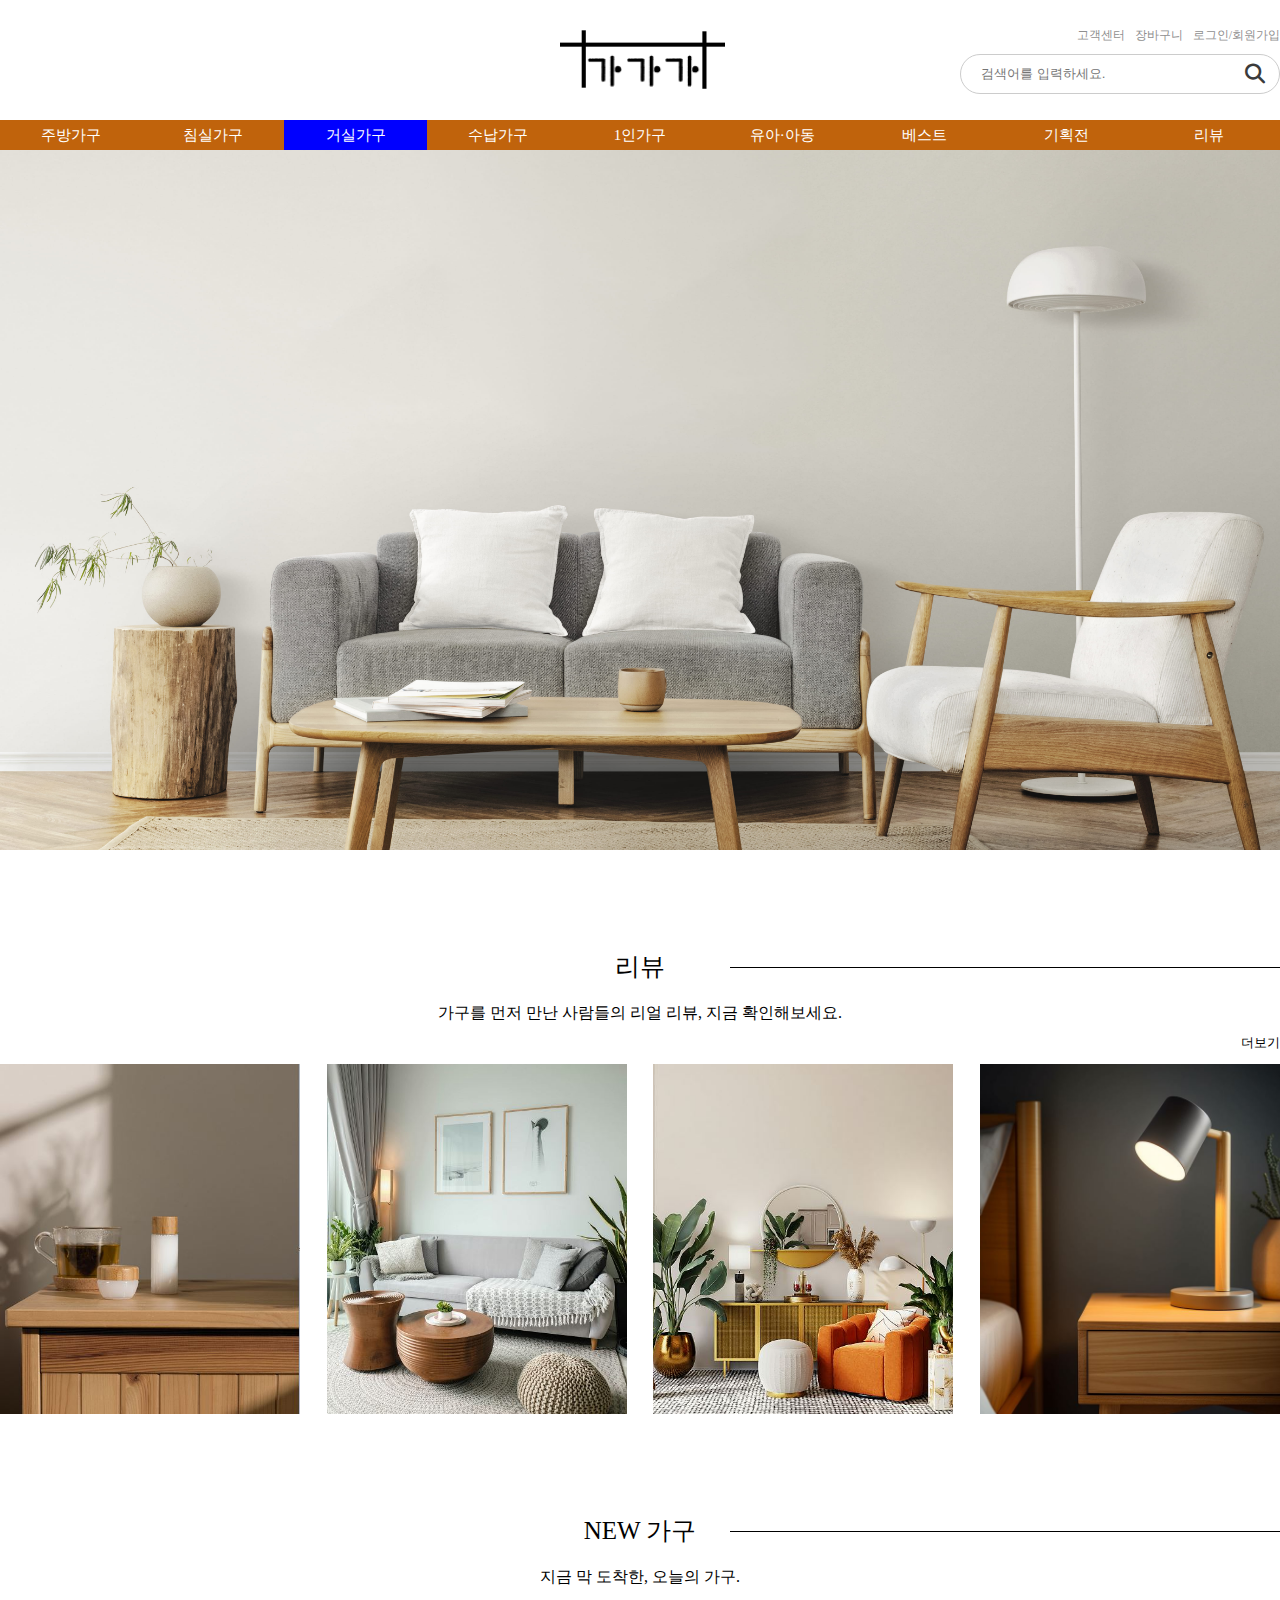
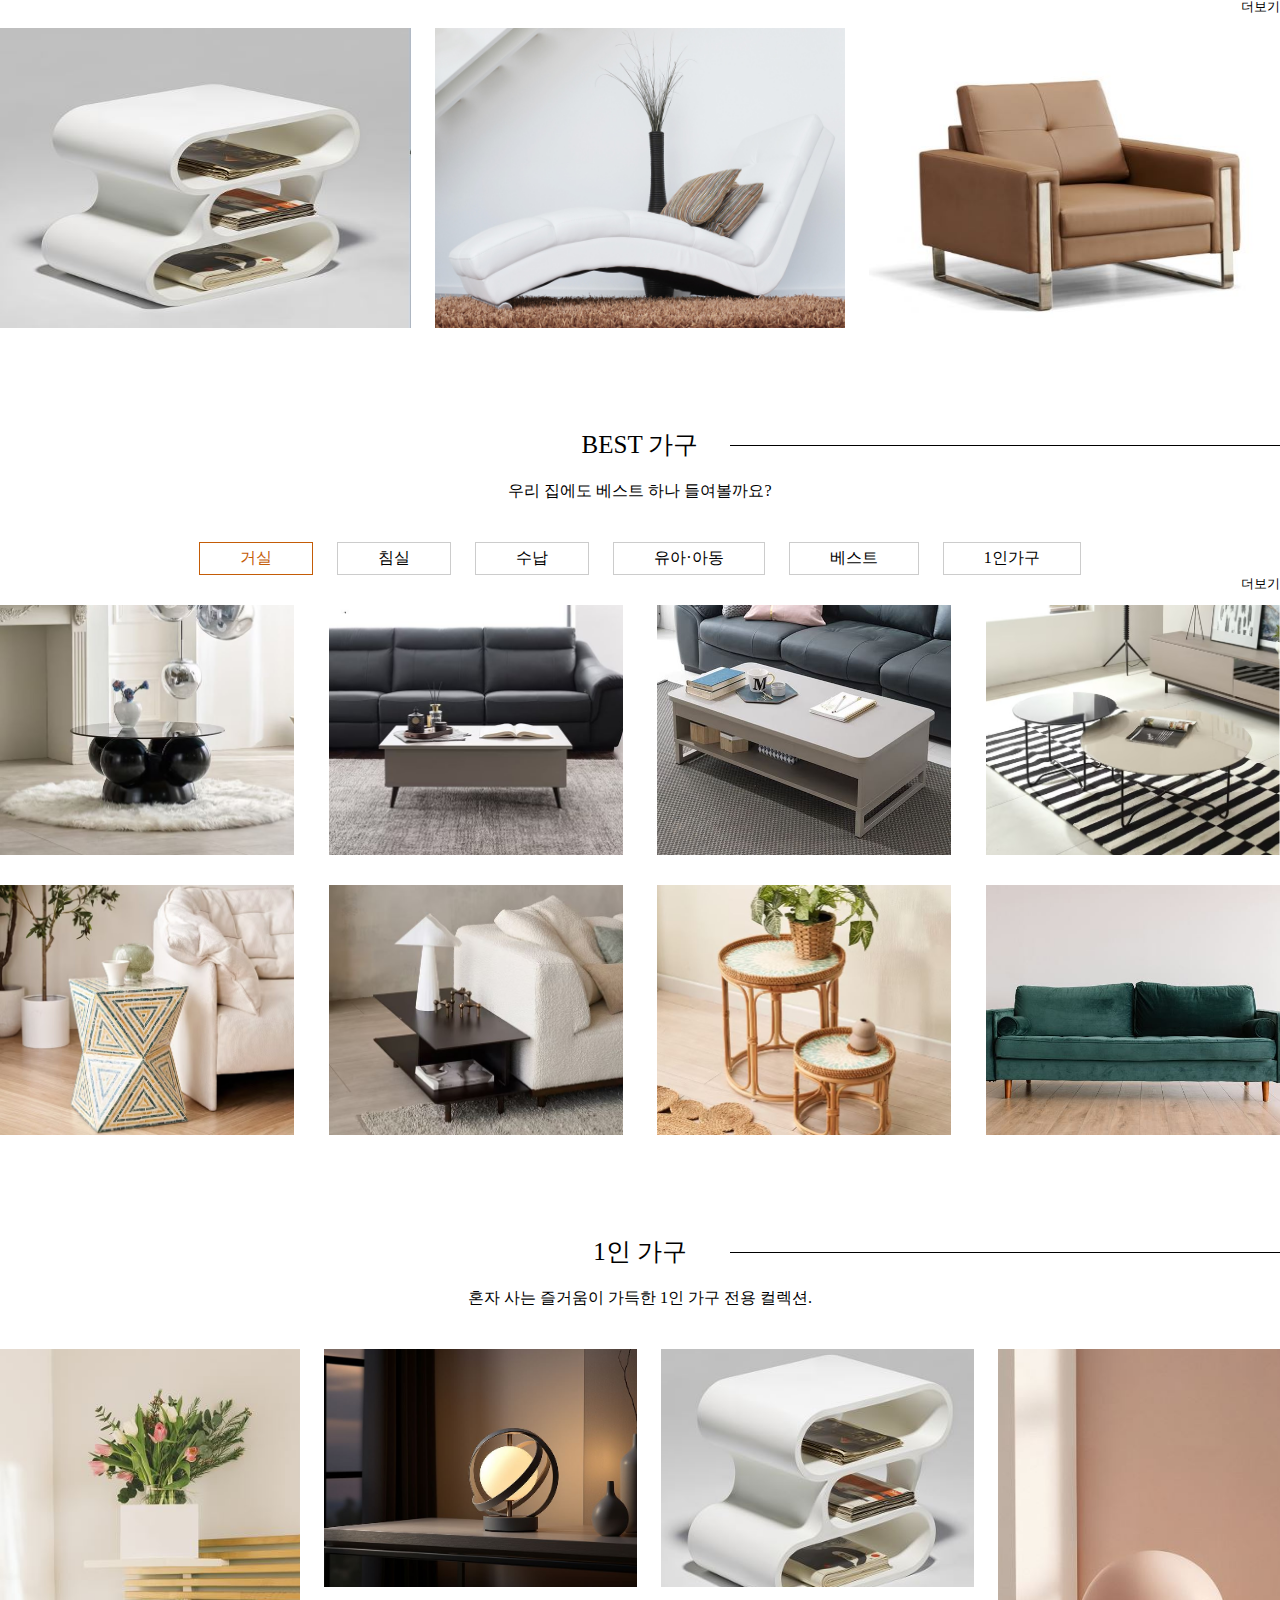
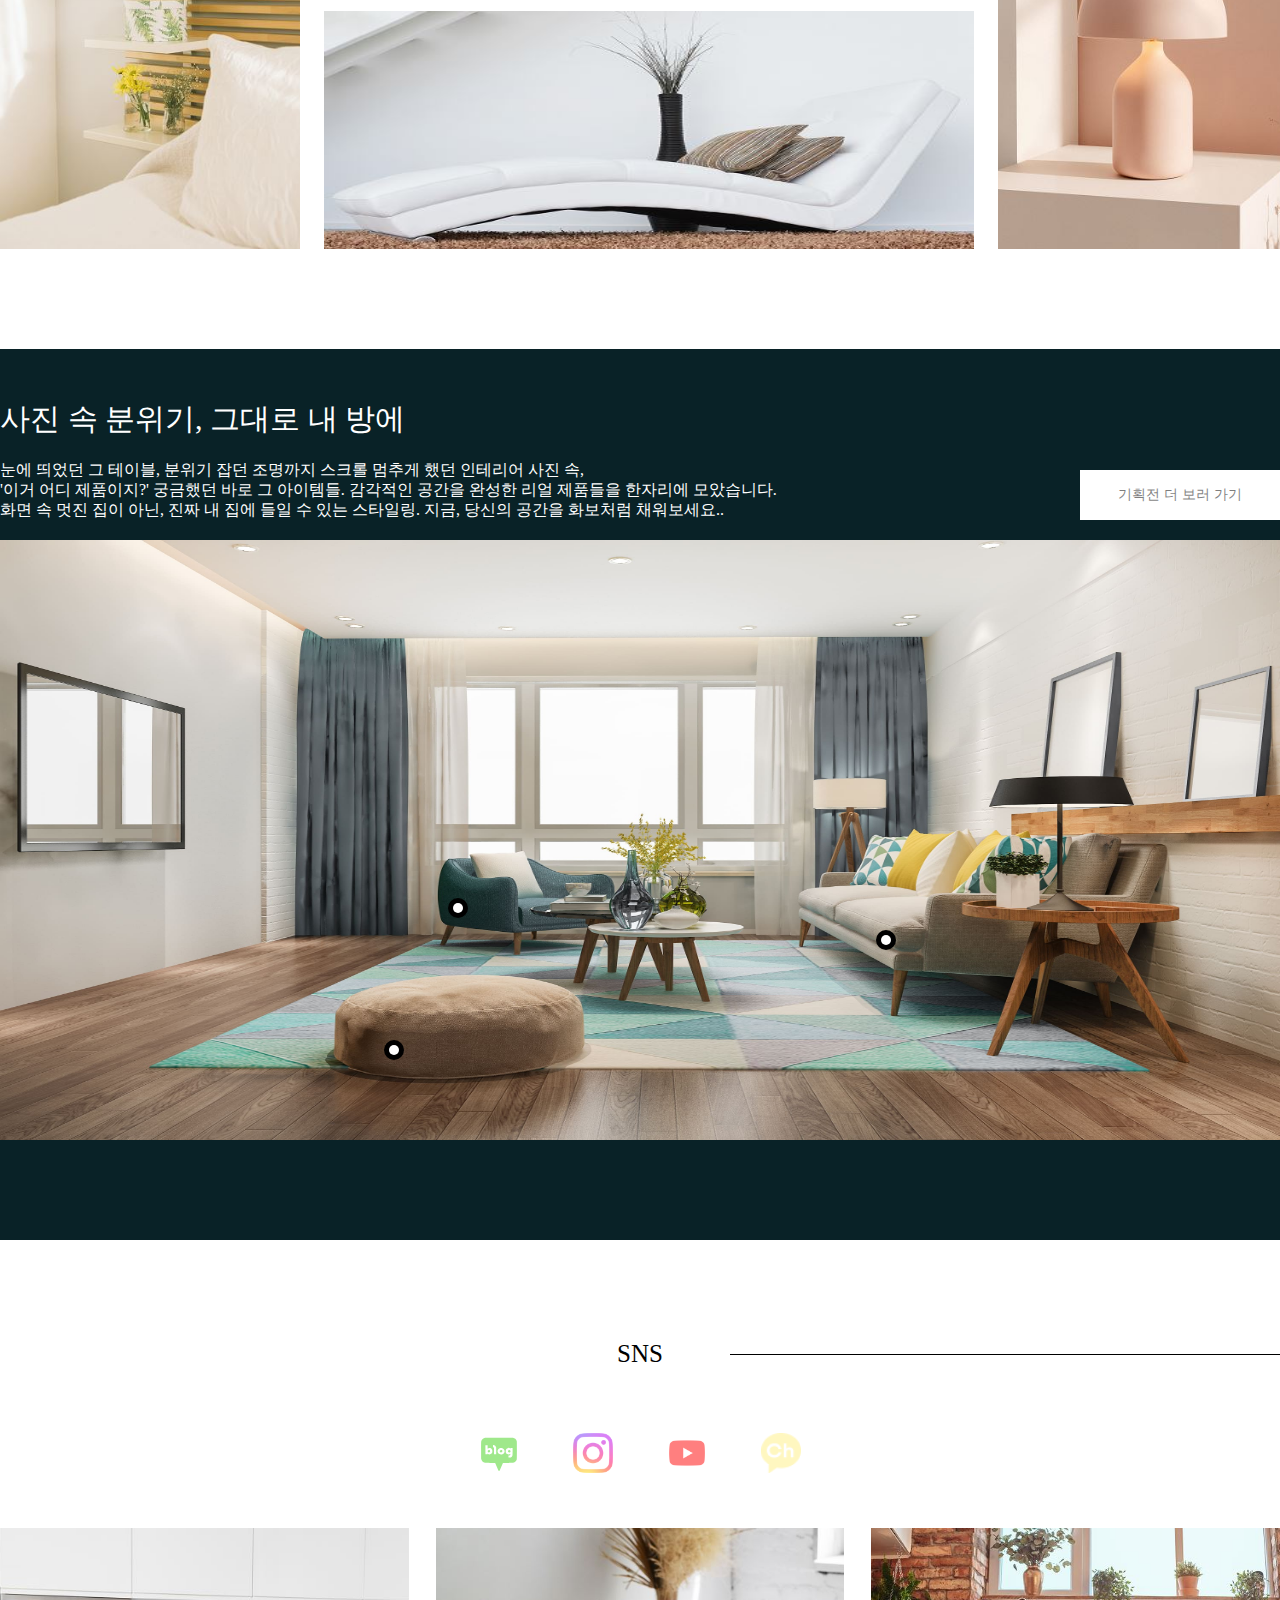
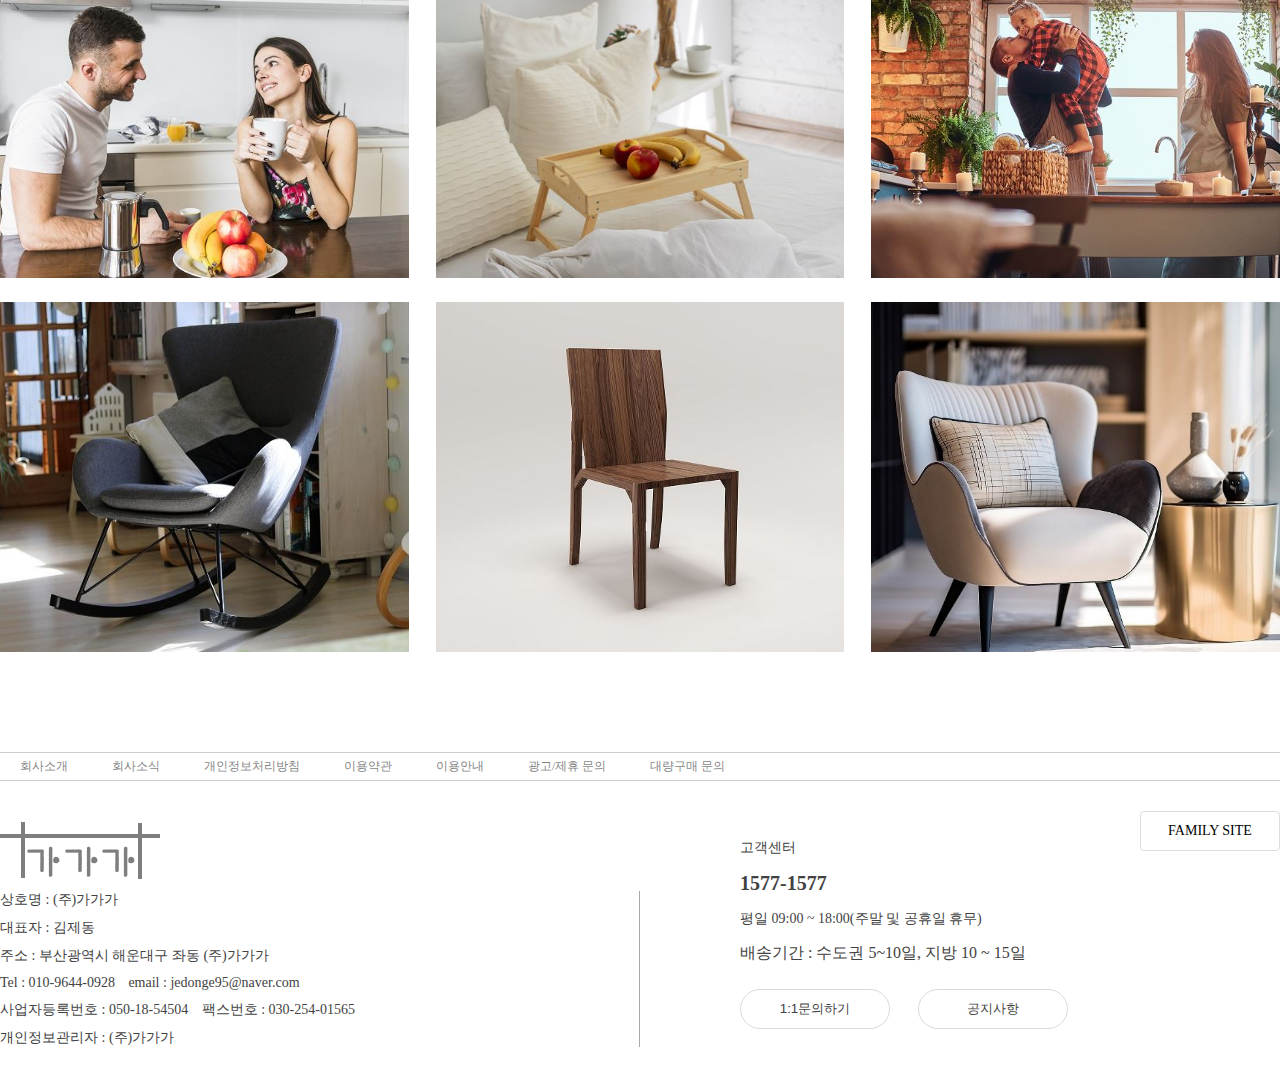
<file: index.html>
<!DOCTYPE html>
<html lang="ko">

<head>
  <meta charset="UTF-8" />
  <meta name="viewport" content="width=device-width, initial-scale=1.0" />
  <link rel="icon" href="./images/logo/logo.ico" />
  <title>가가가 - 집에 가치를 더하다</title>
  <link rel="stylesheet" href="https://cdnjs.cloudflare.com/ajax/libs/font-awesome/6.7.2/css/all.min.css"
    integrity="sha512-Evv84Mr4kqVGRNSgIGL/F/aIDqQb7xQ2vcrdIwxfjThSH8CSR7PBEakCr51Ck+w+/U6swU2Im1vVX0SVk9ABhg=="
    crossorigin="anonymous" referrerpolicy="no-referrer" />
  <link rel="stylesheet" href="./css/reset.css" />
  <link rel="stylesheet" href="./css/header.css" />
  <link rel="stylesheet" href="./css/main.css" />
  <link rel="stylesheet" href="./css/footer.css" />
  <script type="module" src="./js/javascript.js" defer></script>
</head>

<body>
  <div class="top_btn">
    <img src="./images/icon/top_arrow.png" alt="위로 올리기" />
  </div>
  <header class="header">
    <div class="header_top">
      <div class="header_logo">
        <a href="./index.html"> <img src="./images/logo/로고.png" alt="브랜드로고" /></a>
      </div>
      <div class="header_top_right">
        <nav class="header_top_gnb">
          <ul>
            <li><a href="#!">고객센터</a></li>
            <li><a href="#!">장바구니</a></li>
            <li class="login_logout_btn"></li>
            <li class="login_name"></li>
          </ul>
        </nav>
        <div class="header_search">
          <input type="search" placeholder="검색어를 입력하세요." />
          <i class="fa-solid fa-magnifying-glass"></i>
        </div>
      </div>
    </div>
    <nav class="header_bottom_gnb">
      <ul class="main_gnb">
        <li>
          <a href="#!">주방가구</a>
          <ul class="main_gnb_sub">
            <li><a href="#!">식탁세트</a></li>
            <li><a href="#!">식탁테이블</a></li>
            <li><a href="#!">식탁의자</a></li>
            <li><a href="#!">식탁수납장</a></li>
          </ul>
        </li>
        <li>
          <a href="#!">침실가구</a>
          <ul class="main_gnb_sub">
            <li><a href="#!">침대프레임</a></li>
            <li><a href="#!">매트리스</a></li>
            <li><a href="#!">침대세트</a></li>
            <li><a href="#!">화장대</a></li>
            <li><a href="#!">협탁</a></li>
          </ul>
        </li>
        <li>
          <a href="./sub_page/index.html" style="background-color: blue; color: #fff">거실가구</a>
          <ul class="main_gnb_sub">
            <li>
              <a href="./sub_page/index.html" style="color: blue">가죽소파</a>
            </li>
            <li><a href="#!">패브릭소파</a></li>
            <li><a href="#!">거실장</a></li>
            <li><a href="#!">수납장</a></li>
            <li><a href="#!">거실테이블</a></li>
          </ul>
        </li>
        <li>
          <a href="#!">수납가구</a>
          <ul class="main_gnb_sub">
            <li><a href="#!">선반</a></li>
            <li><a href="#!">수납장</a></li>
          </ul>
        </li>
        <li>
          <a href="#!">1인가구</a>
          <ul class="main_gnb_sub">
            <li><a href="#!">침대프레임</a></li>
            <li><a href="#!">매트리스</a></li>
            <li><a href="#!">침대세트</a></li>
            <li><a href="#!">화장대</a></li>
            <li><a href="#!">협탁</a></li>
            <li><a href="#!">거실장</a></li>
            <li><a href="#!">수납장</a></li>
            <li><a href="#!">거실테이블</a></li>
            <li><a href="#!">스탠드</a></li>
          </ul>
        </li>
        <li>
          <a href="#!">유아·아동</a>
          <ul class="main_gnb_sub">
            <li><a href="#!">유아·아동</a></li>
          </ul>
        </li>
        <li>
          <a href="#!">베스트</a>
          <ul class="main_gnb_sub">
            <li><a href="#!">베스트</a></li>
          </ul>
        </li>
        <li>
          <a href="#!">기획전</a>
          <ul class="main_gnb_sub">
            <li><a href="#!">기획전</a></li>
          </ul>
        </li>
        <li>
          <a href="#!">리뷰</a>
          <ul class="main_gnb_sub">
            <li><a href="#!">리뷰</a></li>
          </ul>
        </li>
      </ul>
      <div class="gnb_bg"></div>
    </nav>
  </header>
  <!-- Main Banner -->
  <section class="main_banner">
    <!-- 왼쪽 배너 -->
    <div class="banner_left">
      <div class="banner_left_img fade">
        <img src="./images/main_banner/banner01.jpg" alt="배너1" />
      </div>
      <div class="banner_left_img fade">
        <img src="./images/main_banner/banner02.jpg" alt="배너2" />
      </div>
      <div class="banner_left_img fade">
        <img src="./images/main_banner/banner03.jpg" alt="배너3" />
      </div>
    </div>
  </section>
  <!-- review -->
  <section class="review">
    <div class="section_title_box">
      <div class="section_title_text">
        <p class="section_title">리뷰</p>
        <p class="section_text">
          가구를 먼저 만난 사람들의 리얼 리뷰, 지금 확인해보세요.
        </p>
      </div>
    </div>
    <div class="review_box section_img_box">
      <div class="review_img_box">
        <div class="review_img01 review_img">
          <img src="./images/review_product/front-view-glass-tea-cosmetic-products.jpg" alt="리뷰1" />
          <div class="review_img_text_bg"></div>
          <div class="review_img_text">
            <p class="review_title">
              이건 정말 만족도를 넘어서 <br />
              감동이에요!
            </p>
            <p class="review_text">
              배송 받고 직접 설치해보니 사진으로 보던 것보다 훨씬 고급스럽고
              세련됐습니다.<br />
              공간 분위기가 완전히 달라져서 마치 인테리어 전문 업체에 맡긴 것
              같아요.<br />
              지인들도 오면 어디서 샀냐고 물어볼 정도로 반응이 좋아요. 적극
              추천합니다!<br />
            </p>
          </div>
        </div>
        <div class="review_img02 review_img">
          <img src="./images/review_product/minh-pham-OtXADkUh3-I-unsplash.jpg" alt="리뷰2" />
          <div class="review_img_text_bg"></div>
          <div class="review_img_text">
            <p class="review_title">
              이건 정말 만족도를 넘어서 <br />
              감동이에요!
            </p>
            <p class="review_text">
              배송 받고 직접 설치해보니 사진으로 보던 것보다 훨씬 고급스럽고
              세련됐습니다.<br />
              공간 분위기가 완전히 달라져서 마치 인테리어 전문 업체에 맡긴 것
              같아요.<br />
              지인들도 오면 어디서 샀냐고 물어볼 정도로 반응이 좋아요. 적극
              추천합니다!<br />
            </p>
          </div>
        </div>
        <div class="review_img03 review_img">
          <img src="./images/review_product/spacejoy-IH7wPsjwomc-unsplash.jpg" alt="리뷰3" />
          <div class="review_img_text_bg"></div>
          <div class="review_img_text">
            <p class="review_title">
              이건 정말 만족도를 넘어서 <br />
              감동이에요!
            </p>
            <p class="review_text">
              배송 받고 직접 설치해보니 사진으로 보던 것보다 훨씬 고급스럽고
              세련됐습니다.<br />
              공간 분위기가 완전히 달라져서 마치 인테리어 전문 업체에 맡긴 것
              같아요.<br />
              지인들도 오면 어디서 샀냐고 물어볼 정도로 반응이 좋아요. 적극
              추천합니다!<br />
            </p>
          </div>
        </div>
        <div class="review_img04 review_img">
          <img src="./images/review_product/view-modern-photorealistic-lamp.jpg" alt="리뷰4" />
          <div class="review_img_text_bg"></div>
          <div class="review_img_text">
            <p class="review_title">
              이건 정말 만족도를 넘어서 <br />
              감동이에요!
            </p>
            <p class="review_text">
              배송 받고 직접 설치해보니 사진으로 보던 것보다 훨씬 고급스럽고
              세련됐습니다.<br />
              공간 분위기가 완전히 달라져서 마치 인테리어 전문 업체에 맡긴 것
              같아요.<br />
              지인들도 오면 어디서 샀냐고 물어볼 정도로 반응이 좋아요. 적극
              추천합니다!<br />
            </p>
          </div>
        </div>
        <p class="plus"><a href="#!">더보기</a></p>
      </div>
    </div>
  </section>
  <!--new_product-->
  <section class="new_product">
    <div class="section_title_box">
      <div class="section_title_text">
        <p class="section_title">NEW 가구</p>
        <p class="section_text">지금 막 도착한, 오늘의 가구.</p>
      </div>
    </div>
    <div class="new_product_box .section_img_box">
      <div class="new_product_img_box">
        <div class="new_product_img01 new_product_img">
          <img src="./images/new_product/avant-garde-furniture-design.jpg" alt="new가구1" />
        </div>
        <div class="new_product_img01 new_product_img">
          <img src="./images/new_product/couch-447484_1920.jpg" alt="new가구2" />
        </div>
        <div class="new_product_img01 new_product_img">
          <img src="./images/new_product/파란색1인소파.JPG" alt="new가구3" />
        </div>
      </div>
      <p class="plus"><a href="#!">더보기</a></p>
    </div>
  </section>
  <!--best_product-->
  <section class="best_product">
    <div class="section_title_box">
      <div class="section_title_text">
        <p class="section_title">BEST 가구</p>
        <p class="section_text">우리 집에도 베스트 하나 들여볼까요?</p>
      </div>
    </div>
    <div class="best_product_box">
      <input type="radio" name="best_product_menu" id="best_product_living" checked />
      <input type="radio" name="best_product_menu" id="best_product_bed" />
      <input type="radio" name="best_product_menu" id="best_product_storage" />
      <input type="radio" name="best_product_menu" id="best_product_kids" />
      <input type="radio" name="best_product_menu" id="best_product_best" />
      <input type="radio" name="best_product_menu" id="best_product_solo" />
      <!--input-->
      <div class="best_product_menu">
        <label for="best_product_living">거실</label>
        <label for="best_product_bed">침실</label>
        <label for="best_product_storage">수납</label>
        <label for="best_product_kids">유아·아동</label>
        <label for="best_product_best">베스트</label>
        <label for="best_product_solo">1인가구</label>
      </div>
      <div class="best_product_img_box">
        <div class="living_box section_img_box">
          <div class="best_product_img">
            <img src="./images/best_product/거실1.jpg" alt="거실1" />
          </div>
          <div class="best_product_img">
            <img src="./images/best_product/거실2.jpg" alt="거실2" />
          </div>
          <div class="best_product_img">
            <img src="./images/best_product/거실3.jpg" alt="거실3" />
          </div>
          <div class="best_product_img">
            <img src="./images/best_product/거실4.jpg" alt="거실4" />
          </div>
          <div class="best_product_img">
            <img src="./images/best_product/거실5.jpg" alt="거실5" />
          </div>
          <div class="best_product_img">
            <img src="./images/best_product/거실6.jpg" alt="거실6" />
          </div>
          <div class="best_product_img">
            <img src="./images/best_product/거실7.jpg" alt="거실7" />
          </div>
          <div class="best_product_img">
            <img src="./images/best_product/거실8.jpg" alt="거실8" />
          </div>
          <p class="plus"><a href="#!">더보기</a></p>
        </div>
        <div class="bed_box section_img_box">
          <div class="best_product_img">
            <img src="./images/best_product/침실1.jpg" alt="침실1" />
          </div>
          <div class="best_product_img">
            <img src="./images/best_product/침실2.jpg" alt="침실2" />
          </div>
          <div class="best_product_img">
            <img src="./images/best_product/침실3.jpg" alt="침실3" />
          </div>
          <div class="best_product_img">
            <img src="./images/best_product/침실4.jpg" alt="침실4" />
          </div>
          <div class="best_product_img">
            <img src="./images/best_product/침실5.jpg" alt="침실5" />
          </div>
          <div class="best_product_img">
            <img src="./images/best_product/침실6.jpg" alt="침실6" />
          </div>
          <div class="best_product_img">
            <img src="./images/best_product/침실7.jpg" alt="침실7" />
          </div>
          <div class="best_product_img">
            <img src="./images/best_product/침실8.jpg" alt="침실8" />
          </div>
          <p class="plus"><a href="#!">더보기</a></p>
        </div>
        <div class="storage_box section_img_box">
          <div class="best_product_img">
            <img src="./images/best_product/수납1.jpg" alt="수납1" />
          </div>
          <div class="best_product_img">
            <img src="./images/best_product/수납2.jpg" alt="수납2" />
          </div>
          <div class="best_product_img">
            <img src="./images/best_product/수납3.jpg" alt="수납3" />
          </div>
          <div class="best_product_img">
            <img src="./images/best_product/수납4.jpg" alt="수납4" />
          </div>
          <div class="best_product_img">
            <img src="./images/best_product/수납5.jpg" alt="수납5" />
          </div>
          <div class="best_product_img">
            <img src="./images/best_product/수납6.jpg" alt="수납6" />
          </div>
          <div class="best_product_img">
            <img src="./images/best_product/수납7.jpg" alt="수납7" />
          </div>
          <div class="best_product_img">
            <img src="./images/best_product/수납8.jpg" alt="수납8" />
          </div>
          <p class="plus"><a href="#!">더보기</a></p>
        </div>
        <div class="kids_box section_img_box">
          <div class="best_product_img">
            <img src="./images/best_product/아동가구.jpg" alt="아동가구1" />
          </div>
          <div class="best_product_img">
            <img src="./images/best_product/아동가구2.jpg" alt="아동가구2" />
          </div>
          <div class="best_product_img">
            <img src="./images/best_product/아동가구3.jpg" alt="아동가구3" />
          </div>
          <div class="best_product_img">
            <img src="./images/best_product/아동가구4.jpg" alt="아동가구4" />
          </div>
          <div class="best_product_img">
            <img src="./images/best_product/아동가구5.jpg" alt="아동가구5" />
          </div>
          <div class="best_product_img">
            <img src="./images/best_product/아동가구6.jpg" alt="아동가구6" />
          </div>
          <div class="best_product_img">
            <img src="./images/best_product/아동가구7.jpg" alt="아동가구7" />
          </div>
          <div class="best_product_img">
            <img src="./images/best_product/아동가구8.jpg" alt="아동가구8" />
          </div>
          <p class="plus"><a href="#!">더보기</a></p>
        </div>
        <div class="best_box section_img_box">
          <div class="best_product_img">
            <img src="./images/best_product/거실2.jpg" alt="best_box1" />
          </div>
          <div class="best_product_img">
            <img src="./images/best_product/아동가구2.jpg" alt="best_box2" />
          </div>
          <div class="best_product_img">
            <img src="./images/best_product/아동가구3.jpg" alt="best_box3" />
          </div>
          <div class="best_product_img">
            <img src="./images/best_product/거실2.jpg" alt="best_box4" />
          </div>
          <div class="best_product_img">
            <img src="./images/best_product/수납2.jpg" alt="best_bo5" />
          </div>
          <div class="best_product_img">
            <img src="./images/best_product/아동가구6.jpg" alt="best_box6" />
          </div>
          <div class="best_product_img">
            <img src="./images/best_product/거실2.jpg" alt="best_box7" />
          </div>
          <div class="best_product_img">
            <img src="./images/best_product/아동가구8.jpg" alt="best_box" />
          </div>
          <p class="plus"><a href="#!">더보기</a></p>
        </div>
        <div class="solo_box section_img_box">
          <div class="best_product_img">
            <img src="./images/best_product/1인가구01.jpg" alt="1인가구1" />
          </div>
          <div class="best_product_img">
            <img src="./images/best_product/1인가구02.jpg" alt="1인가구2" />
          </div>
          <div class="best_product_img">
            <img src="./images/best_product/1인가구03.jpg" alt="1인가구3" />
          </div>
          <div class="best_product_img">
            <img src="./images/best_product/거실2.jpg" alt="1인가구4" />
          </div>
          <div class="best_product_img">
            <img src="./images/best_product/1인가구04.jpg" alt="1인가구5" />
          </div>
          <div class="best_product_img">
            <img src="./images/best_product/아동가구8.jpg" alt="1인가구6" />
          </div>
          <div class="best_product_img">
            <img src="./images/best_product/1인가구05.jpg" alt="1인가구7" />
          </div>
          <div class="best_product_img">
            <img src="./images/best_product/1인가구06.jpg" alt="1인가구8" />
          </div>
          <p class="plus"><a href="#!">더보기</a></p>
        </div>
      </div>
    </div>
  </section>
  <!--solo_product-->
  <section class="solo_product">
    <div class="section_title_box">
      <div class="section_title_text">
        <p class="section_title">1인 가구</p>
        <p class="section_text">
          혼자 사는 즐거움이 가득한 1인 가구 전용 컬렉션.
        </p>
      </div>
    </div>
    <div class="solo_product_box section_img_box">
      <div class="solo_product_img_box">
        <div class="solo_product_left">
          <div class="solo_product_img">
            <img src="./images/solo_product/left_solo.jpg" alt="" />
          </div>
        </div>
        <div class="solo_product_center">
          <div class="solo_product_top">
            <div class="solo_product_img">
              <img src="./images/solo_product/center_top_left_solo.jpg" alt="" />
            </div>
            <div class="solo_product_img">
              <img src="./images/solo_product/center_top_right_solo.jpg" alt="" />
            </div>
          </div>
          <div class="solo_product_down">
            <div class="solo_product_img">
              <img src="./images/solo_product/center_down_solo.jpg" alt="" />
            </div>
          </div>
        </div>
        <div class="solo_product_right">
          <div class="solo_product_img">
            <img src="./images/solo_product/right_solo.jpg" alt="" />
          </div>
        </div>
      </div>
    </div>
  </section>
  <!--project-->
  <div class="project">
    <div class="project_text_title">
      <div class="project_title_box">
        <p class="project_title">사진 속 분위기, 그대로 내 방에</p>
        <p class="project_text">
          눈에 띄었던 그 테이블, 분위기 잡던 조명까지 스크롤 멈추게 했던
          인테리어 사진 속,<br />
          '이거 어디 제품이지?' 궁금했던 바로 그 아이템들. 감각적인 공간을
          완성한 리얼 제품들을 한자리에 모았습니다.<br />
          화면 속 멋진 집이 아닌, 진짜 내 집에 들일 수 있는 스타일링. 지금,
          당신의 공간을 화보처럼 채워보세요..
        </p>
      </div>
      <button>
        <p>기획전 더 보러 가기</p>
      </button>
    </div>
    <div class="project_img_box">
      <div class="project_img project">
        <img src="./images/기획전/3d-rendering-loft-scandinavian-living-room-with-working-table-bookshelf.jpg" alt="" />
        <div class="project_product_box01 project_product_box">
          <div class="project_product project_product_position">
            <div class="project_product_detail_box">
              <div class="project_product_detail_box_link">
                <a href="#!">
                  <div class="project_product_img">
                    <img src="./images/기획전/sofa02.jpg" alt="" />
                  </div>
                  <div class="project_product_text">
                    <p class="project_product_title">
                      2025 loream set SoFA01
                    </p>
                    <p class="project_product_price">10,000원</p>
                  </div>
                </a>
              </div>
              <div class="project_product_shop_box">
                <div class="project_product_shop">
                  <img src="./images/icon/store_shop.jpg" alt="" />
                </div>
                <div class="project_product_detail_page">
                  <a href="./sub_page/detail_page/index.html">상세보기</a>
                </div>
              </div>
            </div>
          </div>
        </div>
        <div class="project_product_box02 project_product_box">
          <div class="project_product project_product_position">
            <div class="project_product_detail_box">
              <div class="project_product_detail_box_link">
                <a href="#!">
                  <div class="project_product_img">
                    <img src="./images/기획전/sofa01.jpg" alt="" />
                  </div>
                  <div class="project_product_text">
                    <p class="project_product_title">
                      2025 loream set SoFA02
                    </p>
                    <p class="project_product_price">20,000원</p>
                  </div>
                </a>
              </div>
              <div class="project_product_shop_box">
                <div class="project_product_shop">
                  <img src="./images/icon/store_shop.jpg" alt="" />
                </div>
                <div class="project_product_detail_page">
                  <p><a href="#!">상세보기</a></p>
                </div>
              </div>
            </div>
          </div>
        </div>
        <div class="project_product_box03 project_product_box">
          <div class="project_product project_product_position">
            <div class="project_product_detail_box">
              <div class="project_product_img">
                <img src="./images/기획전/sofa03.jpg" alt="" />
              </div>
              <div class="project_product_text">
                <p class="project_product_title">2025 loream set SoFA03</p>
                <p class="project_product_price">30,000원</p>
              </div>
              <div class="project_product_shop_box">
                <div class="project_product_shop">
                  <img src="./images/icon/store_shop.jpg" alt="" />
                </div>
                <div class="project_product_detail_page">
                  <p>상세보기</p>
                </div>
              </div>
            </div>
          </div>
        </div>
      </div>
    </div>
  </div>
  <!--sns-->
  <section class="sns_product">
    <div class="section_title_box">
      <div class="section_title_text">
        <p class="section_title">SNS</p>
        <div class="section_sns_link">
          <div class="sns_blog sns_img">
            <a href="#!"><img src="./images/footer/네이버블로그.svg" alt="" /></a>
          </div>
          <div class="sns_instar sns_img">
            <a href="#!"><img src="./images/footer/5296765_camera_instagram_instagram logo_icon.png" alt="" /></a>
          </div>
          <div class="sns_youtube sns_img">
            <a href="#!"><img src="./images/footer/4375133_logo_youtube_icon.png" alt="" /></a>
          </div>
          <div class="sns_kakao sns_img">
            <a href="#!"><img src="./images/footer/카카오채널.png" alt="" /></a>
          </div>
        </div>
      </div>
    </div>
    <div class="sns_box section_img_box">
      <div class="instar_link_box">
        <div class="instar_img01 instar">
          <a href="#!">
            <img src="./images/sns_link/instar_link01.jpg" alt="" /></a>
        </div>
        <div class="instar_img01 instar">
          <a href="#!">
            <img src="./images/sns_link/instar_link02.jpg" alt="" /></a>
        </div>
        <div class="instar_img01 instar">
          <a href="#!">
            <img src="./images/sns_link/instar_link03.jpg" alt="" /></a>
        </div>
        <div class="instar_img01 instar">
          <a href="#!">
            <img src="./images/sns_link/instar_link04.jpg" alt="" /></a>
        </div>
        <div class="instar_img01 instar">
          <a href="#!">
            <img src="./images/sns_link/instar_link05.jpg" alt="" /></a>
        </div>
        <div class="instar_img01 instar">
          <a href="#!">
            <img src="./images/sns_link/instar_link06.jpg" alt="" /></a>
        </div>
      </div>
    </div>
  </section>
  <footer class="footer">
    <nav class="footer_gnb">
      <ul>
        <li><a href="#!">회사소개</a></li>
        <li><a href="#!">회사소식</a></li>
        <li><a href="#!">개인정보처리방침</a></li>
        <li><a href="#!">이용약관</a></li>
        <li><a href="#!">이용안내</a></li>
        <li><a href="#!">광고/제휴 문의</a></li>
        <li><a href="#!">대량구매 문의</a></li>
      </ul>
    </nav>
    <div class="footer_bottom">
      <div class="footer_bottom_left">
        <div class="footer_logo">
          <img src="./images/footer/로고.png" alt="" />
        </div>
        <div class="footer_text">
          <p>상호명 : (주)가가가</p>
          <p>대표자 : 김제동</p>
          <p>주소 : 부산광역시 해운대구 좌동 (주)가가가</p>
          <p>Tel : 010-9644-0928 <span>email : jedonge95@naver.com</span></p>
          <p>
            사업자등록번호 : 050-18-54504
            <span>팩스번호 : 030-254-01565</span>
          </p>
          <p>개인정보관리자 : (주)가가가</p>
        </div>
      </div>
      <div class="footer_bottom_right">
        <p class="notice">고객센터</p>
        <p class="notice_num">1577-1577</p>
        <p class="notice_work">평일 09:00 ~ 18:00(주말 및 공휴일 휴무)</p>
        <p class="notice_day">배송기간 : 수도권 5~10일, 지방 10 ~ 15일</p>
        <div class="notice_btn">
          <button>1:1문의하기</button>
          <button>공지사항</button>
        </div>
      </div>
      <div class="family_site_wrap">
        <input type="checkbox" id="family_toggle" class="family_toggle_input" />
        <label for="family_toggle" class="family_site">FAMILY SITE</label>
        <ul class="family_site_list">
          <li><a href="#!">naver</a></li>
          <li><a href="#!">daum</a></li>
        </ul>
      </div>
    </div>
  </footer>
</body>

</html>

<a href="./login.html"></a>
</file>
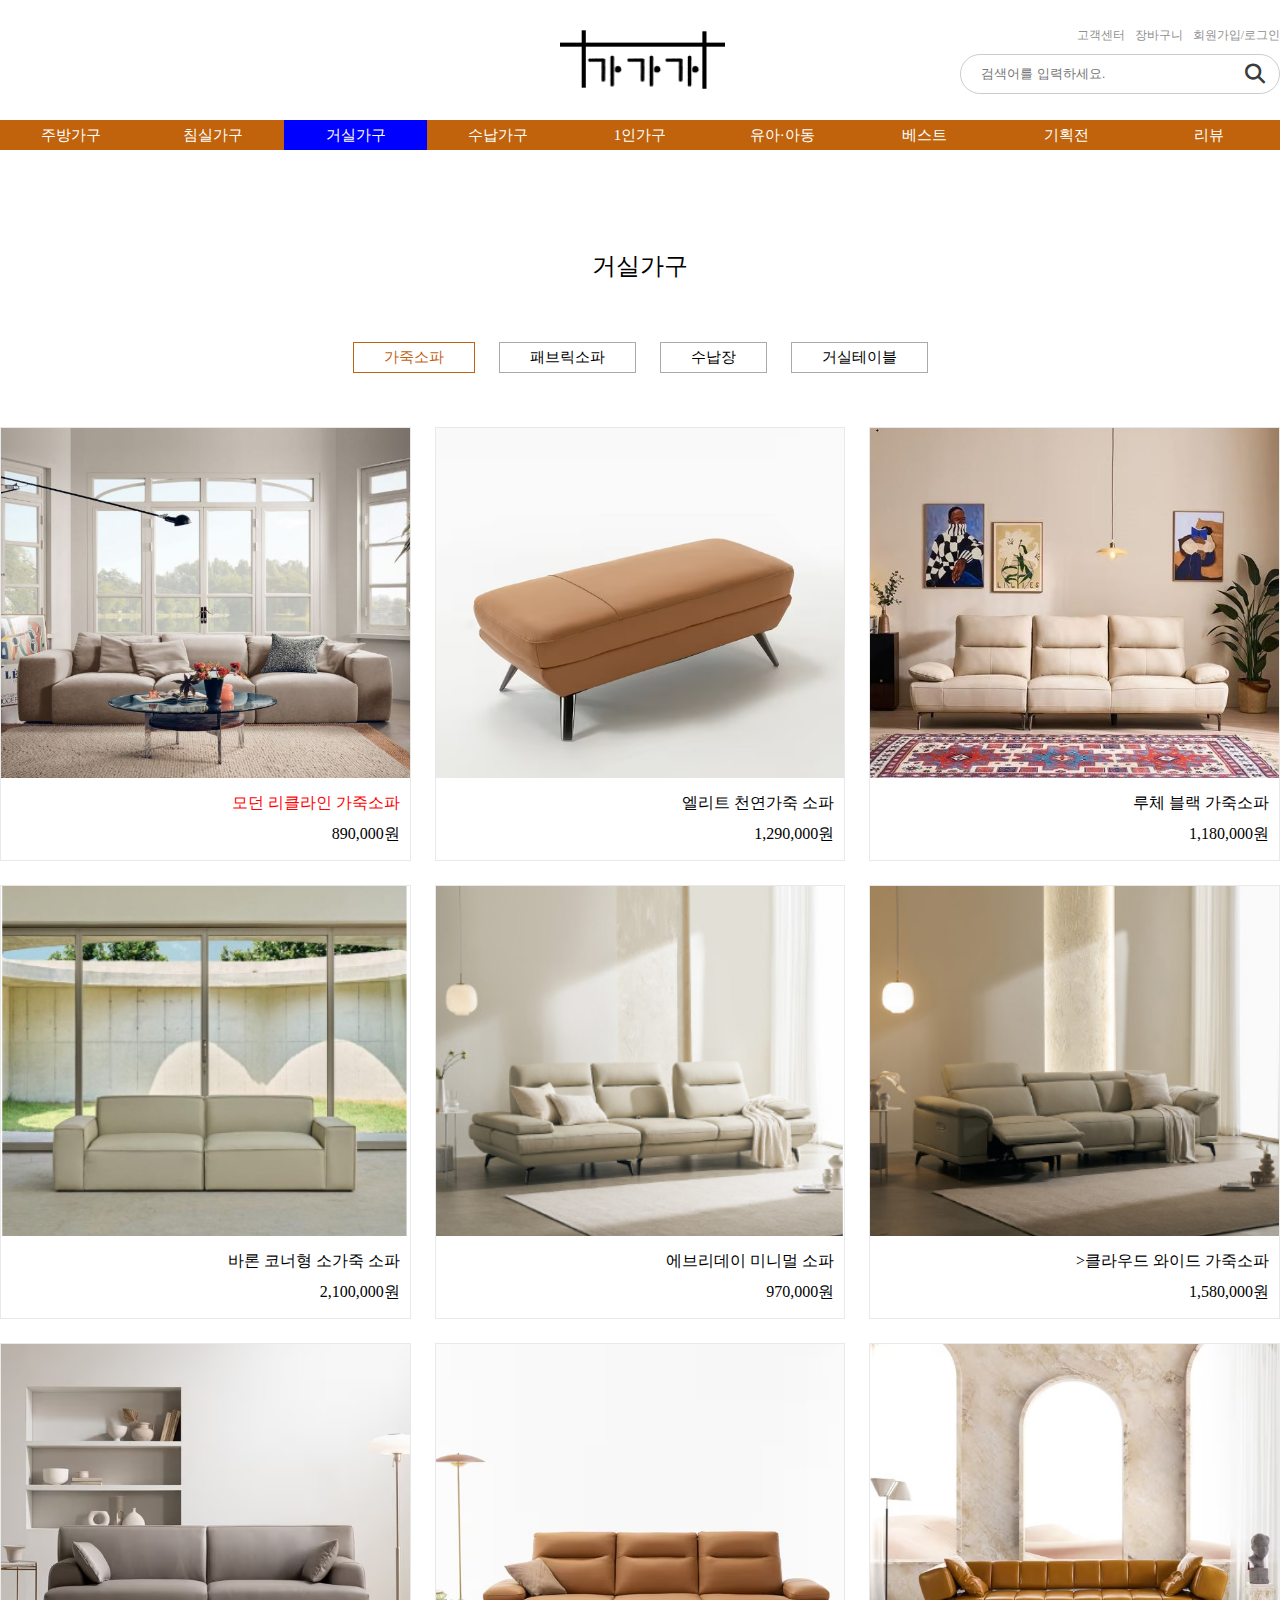
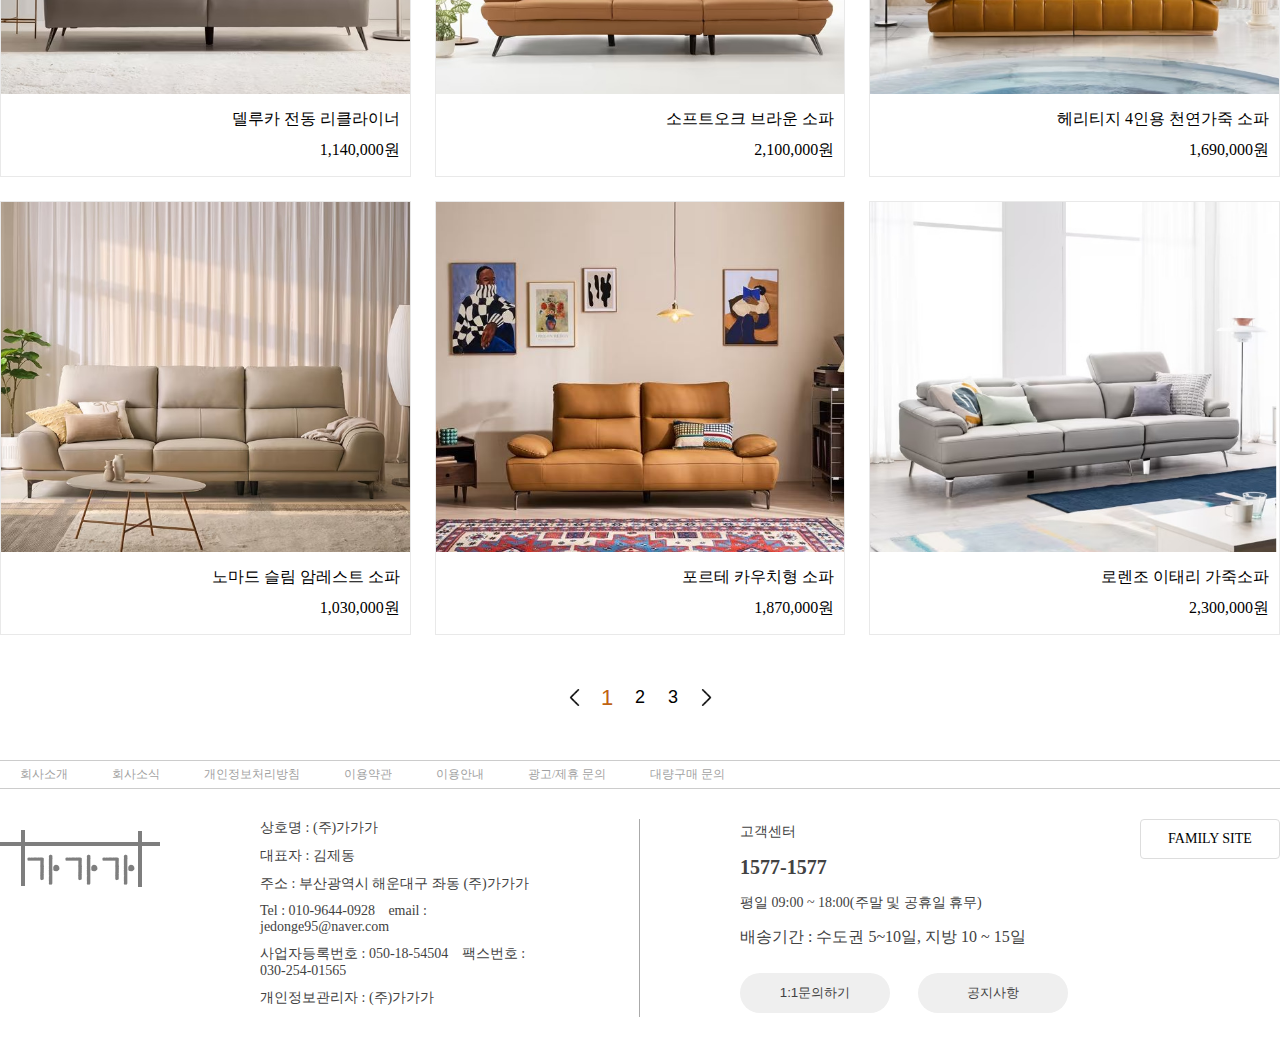
<file: sub_page/index.html>
<!DOCTYPE html>
<html lang="ko">
  <head>
    <meta charset="UTF-8" />
    <meta name="viewport" content="width=device-width, initial-scale=1.0" />
    <link rel="icon" href="./images/logo/logo.ico" />
    <title>가가가 - 집에 가치를 더하다</title>
    <link
      rel="stylesheet"
      href="https://cdnjs.cloudflare.com/ajax/libs/font-awesome/6.7.2/css/all.min.css"
      integrity="sha512-Evv84Mr4kqVGRNSgIGL/F/aIDqQb7xQ2vcrdIwxfjThSH8CSR7PBEakCr51Ck+w+/U6swU2Im1vVX0SVk9ABhg=="
      crossorigin="anonymous"
      referrerpolicy="no-referrer"
    />
    <link rel="stylesheet" href="./css/reset.css" />
    <link rel="stylesheet" href="./css/header.css" />
    <link rel="stylesheet" href="./css/sub_main.css" />
    <link rel="stylesheet" href="./css/footer.css" />
    <script src="./js/data.js" defer></script>
    <script src="./js/javascript_sub.js" defer></script>
  </head>

  <body>
    <div class="top_btn">
      <img src="./images/icon/top_arrow.png" alt="위로 올리기" />
    </div>
    <header class="header">
      <div class="header_top">
        <div class="header_logo">
          <a href="/"> <img src="./images/logo/로고.png" alt="브랜드로고" /></a>
        </div>
        <div class="header_top_right">
          <nav class="header_top_gnb">
            <ul>
              <li><a href="#!">고객센터</a></li>
              <li><a href="#!">장바구니</a></li>
              <li><a href="#!">회원가입/로그인</a></li>
            </ul>
          </nav>
          <div class="header_search">
            <input type="search" placeholder="검색어를 입력하세요." />
            <i class="fa-solid fa-magnifying-glass"></i>
          </div>
        </div>
      </div>
      <nav class="header_bottom_gnb">
        <ul class="main_gnb">
          <li>
            <a href="#!">주방가구</a>
            <ul class="main_gnb_sub">
              <li><a href="#!">식탁세트</a></li>
              <li><a href="#!">식탁테이블</a></li>
              <li><a href="#!">식탁의자</a></li>
              <li><a href="#!">식탁수납장</a></li>
            </ul>
          </li>
          <li>
            <a href="#!">침실가구</a>
            <ul class="main_gnb_sub">
              <li><a href="#!">침대프레임</a></li>
              <li><a href="#!">매트리스</a></li>
              <li><a href="#!">침대세트</a></li>
              <li><a href="#!">화장대</a></li>
              <li><a href="#!">협탁</a></li>
            </ul>
          </li>
          <li>
            <a href="./index.html" style="background-color: blue">거실가구</a>
            <ul class="main_gnb_sub">
              <li><a href="./index.html" style="color: blue">가죽소파</a></li>
              <li><a href="#!">패브릭소파</a></li>
              <li><a href="#!">거실장</a></li>
              <li><a href="#!">수납장</a></li>
              <li><a href="#!">거실테이블</a></li>
            </ul>
          </li>
          <li>
            <a href="#!">수납가구</a>
            <ul class="main_gnb_sub">
              <li><a href="#!">선반</a></li>
              <li><a href="#!">수납장</a></li>
            </ul>
          </li>
          <li>
            <a href="#!">1인가구</a>
            <ul class="main_gnb_sub">
              <li><a href="#!">침대프레임</a></li>
              <li><a href="#!">매트리스</a></li>
              <li><a href="#!">침대세트</a></li>
              <li><a href="#!">화장대</a></li>
              <li><a href="#!">협탁</a></li>
              <li><a href="#!">거실장</a></li>
              <li><a href="#!">수납장</a></li>
              <li><a href="#!">거실테이블</a></li>
              <li><a href="#!">스탠드</a></li>
            </ul>
          </li>
          <li>
            <a href="#!">유아·아동</a>
            <ul class="main_gnb_sub">
              <li><a href="#!">유아·아동</a></li>
            </ul>
          </li>
          <li>
            <a href="#!">베스트</a>
            <ul class="main_gnb_sub">
              <li><a href="#!">베스트</a></li>
            </ul>
          </li>
          <li>
            <a href="#!">기획전</a>
            <ul class="main_gnb_sub">
              <li><a href="#!">기획전</a></li>
            </ul>
          </li>
          <li>
            <a href="#!">리뷰</a>
            <ul class="main_gnb_sub">
              <li><a href="#!">리뷰</a></li>
            </ul>
          </li>
        </ul>
        <div class="gnb_bg"></div>
      </nav>
    </header>
    <section class="section_product_all">
      <div class="section_product_title_box">
        <p class="section_product_title">거실가구</p>
      </div>
      <input
        type="radio"
        name="section_product_category"
        id="category_product_01"
        checked
      />
      <input
        type="radio"
        name="section_product_category"
        id="category_product_02"
      />
      <input
        type="radio"
        name="section_product_category"
        id="category_product_03"
      />
      <input
        type="radio"
        name="section_product_category"
        id="category_product_04"
      />
      <div class="section_product_category">
        <label for="category_product_01">가죽소파</label>
        <label for="category_product_02">패브릭소파</label>
        <label for="category_product_03">수납장</label>
        <label for="category_product_04">거실테이블</label>
      </div>

      <div class="leather_sofa category_product"></div>
      <div class="pagination leather"></div>
      <div class="fabric_sofa category_product"></div>
      <div class="pagination fabric"></div>
      <div class="storage_closet category_product"></div>
      <div class="pagination storage"></div>
      <div class="living_room_table category_product"></div>
      <div class="pagination living"></div>
    </section>
    <!--footer-->
    <footer class="footer">
      <nav class="footer_gnb">
        <ul>
          <li><a href="#!">회사소개</a></li>
          <li><a href="#!">회사소식</a></li>
          <li><a href="#!">개인정보처리방침</a></li>
          <li><a href="#!">이용약관</a></li>
          <li><a href="#!">이용안내</a></li>
          <li><a href="#!">광고/제휴 문의</a></li>
          <li><a href="#!">대량구매 문의</a></li>
        </ul>
      </nav>
      <div class="footer_bottom">
        <div class="footer_bottom_left">
          <div class="footer_logo">
            <img src="./images/logo/로고.png" alt="" />
          </div>
          <div class="footer_text">
            <p>상호명 : (주)가가가</p>
            <p>대표자 : 김제동</p>
            <p>주소 : 부산광역시 해운대구 좌동 (주)가가가</p>
            <p>Tel : 010-9644-0928 <span>email : jedonge95@naver.com</span></p>
            <p>
              사업자등록번호 : 050-18-54504
              <span>팩스번호 : 030-254-01565</span>
            </p>
            <p>개인정보관리자 : (주)가가가</p>
          </div>
        </div>
        <div class="footer_bottom_right">
          <p class="notice">고객센터</p>
          <p class="notice_num">1577-1577</p>
          <p class="notice_work">평일 09:00 ~ 18:00(주말 및 공휴일 휴무)</p>
          <p class="notice_day">배송기간 : 수도권 5~10일, 지방 10 ~ 15일</p>
          <div class="notice_btn">
            <button>1:1문의하기</button>
            <button>공지사항</button>
          </div>
        </div>
        <div class="family_site_wrap">
          <input
            type="checkbox"
            id="family_toggle"
            class="family_toggle_input"
          />
          <label for="family_toggle" class="family_site">FAMILY SITE</label>
          <ul class="family_site_list">
            <li><a href="#!">naver</a></li>
            <li><a href="#!">daum</a></li>
          </ul>
        </div>
      </div>
    </footer>
  </body>
</html>
</file>
<file: css/header.css>
/*top_button*/

.top_btn {
  position: fixed;
  bottom: 30px;
  right: 30px;
  display: inline-block;
  padding: 5px;
  background-color: #fff;
  border: 1px solid #aaa;
  cursor: pointer;
  z-index: 999;
  opacity: 0;
  transition: all 0.5s;
  pointer-events: none;
}

.top_btn img {
  width: 40px;
  height: 40px;
}
.top_btn.show {
  opacity: 1;
  pointer-events: auto;
}

.top_btn.active {
  transition: 1s;
}
/*top_button*/

/*header*/
.header {
  width: 100%;
  height: 100%;
  background-color: #fff;
}
.header_top {
  width: 1280px;
  height: 120px;
  margin: 0 auto;
  display: flex;
  justify-content: space-between;
  align-items: center;
  position: relative;
}

/*logoimg------------------------*/
.header_top .header_logo {
  width: 160px;
  margin: 0 auto;
}

.header_top .header_logo img {
  width: 165px;
}
/*logoimg end------------------------*/
.header_top_right {
  width: 25%;
  display: flex;
  flex-direction: column;
  gap: 10px;
  position: absolute;
  right: 0;
}

.header_top .header_search {
  width: 100%;
  position: relative;
}

.header_top .header_search > input {
  width: 100%;
  height: 40px;
  padding: 0 20px;
  border: 1px solid #ccc;
  border-radius: 50px;
  transition: all 0.3;
  box-sizing: border-box;
  outline: none;
}

.header_top .header_search > input:focus {
  border: 1px solid rgb(196, 92, 7);
}

.header_top .header_search i {
  position: absolute;
  top: 25%;
  right: 15px;
  font-size: 20px;
  color: #3b3b3b;
  cursor: pointer;
}

.header_top .header_top_gnb ul {
  display: flex;
  align-items: center;
  justify-content: flex-end;
  gap: 10px;
}
.login_logout_btn,
.header_top .header_top_gnb ul li a {
  display: block;
  font-size: 12px;
  color: #8f8f8f;
}
.login_name {
  display: none;
  cursor: pointer;
  color: #000000;
  padding: 5px 20px;
  border: 1px solid #e9e9e9;
  border-radius: 50px;
  box-sizing: border-box;
  transition: all 0.3s;
  position: relative;
  overflow: hidden;
}

.login_name::after {
  content: "";
  display: block;
  position: absolute;
  bottom: -50%;
  left: 0;
  width: 100%;
  height: 3px;
  background: linear-gradient(to top, #ff5e00, rgba(255, 255, 255, 0.4));
  transition: bottom 0.3s, opacity 0.3s;
  filter: blur(6px);
}

.header_top .header_top_gnb ul li:hover {
  text-decoration: underline;
}

.header_top .header_top_gnb ul .login_name:hover {
  text-decoration: none;
}

.login_name:hover::after {
  bottom: 0;
}

/*heaeder_bottom gnb------------------------*/

.header .header_bottom_gnb {
  background-color: #c0630c;
  height: 30px;
  position: relative;
}

.header .header_bottom_gnb .main_gnb {
  width: 1280px;
  margin: 0 auto;
  display: flex;
  justify-items: center;
  justify-content: space-between;
}

.header .header_bottom_gnb .main_gnb > li {
  position: relative;
  width: 100%;
  text-align: center;
}

.header .header_bottom_gnb .main_gnb > li > a {
  display: block;
  color: #ffffff;
  font-size: 15px;
  height: 30px;
  line-height: 30px;
  text-align: center;
  box-sizing: border-box;
}
.main_gnb_sub {
  position: absolute;
  top: 30px;
  left: 0;
  width: 100%;
  background-color: #fff;
  opacity: 0;
  max-height: 0;
  overflow: hidden;
  transition: all 0.4s ease;
  z-index: 11;
}

.main_gnb_sub li {
  list-style: none;
}

.main_gnb_sub li a {
  display: block;
  padding: 10px 20px;
  color: #333;
  font-size: 14px;
  text-decoration: none;
}

.main_gnb_sub li a:hover {
  color: #c0630c;
}

.main_gnb_sub.show {
  opacity: 1;
  max-height: 400px;
}

.gnb_bg {
  position: absolute;
  top: 30px;
  left: 0;
  width: 100%;
  height: 0;
  background-color: #ffffff;
  z-index: 10;
  transition: height 0.4s ease;
}

.gnb_bg.show {
  height: 400px;
  border-bottom: 1px solid #aaa;
}
</file>
<file: css/main.css>
.main_banner {
  width: 100%;
  margin: 0 auto;
  display: flex;
  justify-content: space-between;
  gap: 24px;
}

.banner_left {
  position: relative;
  width: 100%;
  height: 700px;
  overflow: hidden;
}

.banner_left_img {
  position: absolute;
  top: 0;
  left: 0;
  width: 100%;
  height: 100%;
  opacity: 0;
  transition: opacity 1s ease;
  z-index: 0;
}

.banner_left_img img {
  width: 100%;
  height: 100%;
  object-fit: cover;
}

.banner_left_img.active {
  opacity: 1;
  z-index: 1;
}
/*review--------------------------------------------------------------*/
section {
  text-align: center;
  margin-top: 100px;
  position: relative;
}

.section_title_box {
  font-size: 18px;
  margin-bottom: 40px;
}
.section_title {
  font-size: 25px;
  font-weight: 500;
  position: relative;
}
.section_title::after {
  display: block;
  content: "";
  width: 43%;
  height: 1px;
  background-color: #000;
  position: absolute;
  top: 50%;
  right: 0;
}

.section_text {
  margin-top: 20px;
  font-size: 16px;
}

.section_img_box {
  width: 1280px;
  margin: 0 auto;
  margin-bottom: 100px;
  position: relative;
}

.review_img_box {
  display: flex;
  justify-content: space-between;
  gap: 24px;
  position: relative;
}

.section_img_box .plus {
  position: absolute;
  top: 0;
  right: 0;
  font-size: 13px;
}
.review_img_box .plus {
  position: absolute;
  top: -30px;
}
.review_img {
  width: 300px;
  height: 350px;
  overflow: hidden;
  position: relative;
}

.review_img img {
  width: 100%;
  height: 100%;
  object-fit: cover;
  display: block;
}
.review_img_text_bg {
  position: absolute;
  bottom: 0;
  left: 0;
  width: 100%;
  height: 0;
  background-color: rgba(0, 0, 0, 0.5);
  transition: height 0.3s ease;
  z-index: 0;
}

.review_img_text {
  position: absolute;
  top: 0;
  left: 0;
  width: 100%;
  height: 100%;
  padding: 20px;
  text-align: left;
  color: #fff;
  display: flex;
  flex-direction: column;
  justify-content: center;
  opacity: 0;
  transition: opacity 0.5s linear;
  z-index: 1;
}

.review_img:hover .review_img_text_bg {
  height: 100%;
}

.review_img:hover .review_img_text {
  opacity: 1;
}

.review_title {
  font-size: 18px;
  font-weight: bold;
}

.review_text {
  margin-top: 20px;
  font-size: 14px;
  line-height: 1.5;
}

/*new product ------------------------------------------------*/
.new_product_img_box {
  display: flex;
  justify-content: space-between;
  gap: 24px;
}
.new_product_box {
  width: 1280px;
  margin: 0 auto;
  position: relative;
}

.new_product_box p {
  position: absolute;
  top: -30px;
  right: 0;
  font-size: 13px;
}
.new_product_img {
  width: 33%;
  height: 300px;
  overflow: hidden;
  cursor: pointer;
}

.new_product_img img {
  width: 100%;
  height: 300px;
  display: block;
  object-fit: fill;
  transition: all 0.2s linear;
}

.new_product_img:hover img {
  transform: scale(1.2);
}
/*best_product---------------------------------------------*/
.best_product_box .best_product_menu {
  display: flex;
  gap: 24px;
  justify-content: center;
}

.best_product_box > input {
  display: none;
}

.best_product_box .best_product_menu label {
  padding: 5px 40px;
  border: 1px solid #ccc;
  cursor: pointer;
  box-sizing: border-box;
}

.best_product_box .best_product_menu label:hover {
  color: rgb(196, 92, 7);
  border: 1px solid rgb(196, 92, 7);
}

.best_product_img_box .living_box,
.best_product_img_box .bed_box,
.best_product_img_box .storage_box,
.best_product_img_box .kids_box,
.best_product_img_box .best_box,
.best_product_img_box .solo_box {
  justify-content: space-between;
  flex-wrap: wrap;
  display: none;
}

.best_product_img_box {
  position: relative;
}
.best_product_img_box p {
  position: absolute;
}

.best_product_img {
  margin-top: 30px;
  width: 23%;
  height: 250px;
  overflow: hidden;
  cursor: pointer;
}

.best_product_img img {
  width: 100%;
  height: 250px;
  display: block;
  object-fit: cover;
  transition: all 0.2s linear;
}

.best_product_img:hover img {
  transform: scale(1.2);
}
#best_product_living:checked ~ .best_product_menu label:nth-child(1) {
  color: rgb(196, 92, 7);
  border: 1px solid rgb(196, 92, 7);
}
#best_product_bed:checked ~ .best_product_menu label:nth-child(2) {
  color: rgb(196, 92, 7);
  border: 1px solid rgb(196, 92, 7);
}
#best_product_storage:checked ~ .best_product_menu label:nth-child(3) {
  color: rgb(196, 92, 7);
  border: 1px solid rgb(196, 92, 7);
}
#best_product_kids:checked ~ .best_product_menu label:nth-child(4) {
  color: rgb(196, 92, 7);
  border: 1px solid rgb(196, 92, 7);
}
#best_product_best:checked ~ .best_product_menu label:nth-child(5) {
  color: rgb(196, 92, 7);
  border: 1px solid rgb(196, 92, 7);
}
#best_product_solo:checked ~ .best_product_menu label:nth-child(6) {
  color: rgb(196, 92, 7);
  border: 1px solid rgb(196, 92, 7);
}

#best_product_living:checked ~ .best_product_img_box .living_box {
  display: flex;
}
#best_product_bed:checked ~ .best_product_img_box .bed_box {
  display: flex;
}
#best_product_storage:checked ~ .best_product_img_box .storage_box {
  display: flex;
}
#best_product_kids:checked ~ .best_product_img_box .kids_box {
  display: flex;
}
#best_product_best:checked ~ .best_product_img_box .best_box {
  display: flex;
}
#best_product_solo:checked ~ .best_product_img_box .solo_box {
  display: flex;
}
/*solo_product---------------------------------------------------------------*/

.solo_product_img_box {
  display: flex;
  width: 1280px;
  height: 500px;
  gap: 24px;
  justify-content: space-between;
  position: relative;
}

.solo_product_img_box .solo_product_left {
  width: 300px;
}
.solo_product_img_box .solo_product_center {
  width: 650px;
  height: 500px;
}
.solo_product_img_box .solo_product_right {
  width: 300px;
}

.solo_product_img_box .solo_product_left img {
  width: 300px;
  height: 500px;
  display: block;
}

.solo_product_img_box .solo_product_center .solo_product_top {
  display: flex;
  width: 650px;
  gap: 24px;
  margin-bottom: 24px;
}
.solo_product_img_box .solo_product_center .solo_product_down {
  width: 650px;
  height: 250px;
  gap: 24px;
}
.solo_product_img_box .solo_product_center .solo_product_top img {
  width: 325px;
  height: 238px;
  object-fit: cover;
  display: block;
}
.solo_product_img_box .solo_product_center .solo_product_down img {
  width: 650px;
  height: 238px;
  object-fit: fill;
  display: block;
}
.solo_product_img_box .solo_product_right img {
  width: 300px;
  height: 500px;
}
.solo_product_img {
  overflow: hidden;
  transition: all 0.3s linear;
  cursor: pointer;
}
.solo_product_img img {
  transition: all 0.3s linear;
}
.solo_product_img:hover img {
  transform: scale(1.2);
}
/*project--------------------------------------------------------------*/

.project {
  width: 100%;
  background-color: #092227;
  padding-bottom: 50px;
}

.project_text_title {
  width: 1280px;
  margin: 0 auto;
  position: relative;
}
.project_title_box {
  width: 1280px;
  margin: 0 auto;
  color: #fff;
}

.project_title_box .project_title {
  font-size: 30px;
  font-weight: 500;
  padding-top: 50px;
  margin-bottom: 20px;
}
.project_title_box .project_text {
  font-size: 16px;
  font-weight: 400;
  margin-bottom: 20px;
  line-height: 20px;
}

.project_text_title button {
  position: absolute;
  bottom: 0;
  right: 0;
  width: 200px;
  height: 50px;
  margin: 0 auto;
  border: 1px solid #ffffff;

  box-sizing: border-box;
  cursor: pointer;
  background-color: #ffffff;
}
.project_text_title button p {
  font-size: 14px;
  opacity: 0.5;
  font-weight: 400;
  transition: all 0.3s;
  box-sizing: border-box;
}

.project_text_title button:hover p {
  opacity: 1;
  transform: scale(1.1);
}
.project_img_box {
  width: 1280px;
  margin: 0 auto;
  display: flex;
  justify-content: center;
  align-items: center;
  position: relative;
}

.project > img {
  width: 100%;
  height: 600px;
  object-fit: fill;
}
.project_img_box .project_img {
  width: 1280px;
}
.project_img_box .project_img img {
  width: 100%;
  object-fit: fill;
}
/*---------------------------------------------------.project_product_position*/

.project_img {
  position: relative;
}

.project_product_box {
  position: absolute;
  background-color: #000000;
  width: 20px;
  height: 20px;
  border-radius: 100%;
  cursor: pointer;
}

.project_product_box01 {
  top: 60%;
  right: 30%;
}
.project_product_box02 {
  bottom: 20%;
  left: 30%;
}
.project_product_box03 {
  top: 55%;
  left: 35%;
}
.project_product_position {
  position: relative;
  top: 50%;
  left: 50%;
  transform: translate(-50%, -50%);
  width: 10px;
  height: 10px;
  background-color: #fff;
  border-radius: 100%;
  transition: all 0.3s;
}

.project_product_box:hover .project_product_position {
  width: 15px;
  height: 15px;
}

.project_product_detail_box {
  opacity: 0;
  position: absolute;
  top: -105px;
  left: 0;
  background-color: #fff;
  display: flex;
  overflow: hidden;
  transition: all 0.3s ease-in;
  height: 100px;
}
.project_product_detail_box_link a {
  display: flex;
  width: 100%;
  height: 80px;
}

.project_product_img {
  width: 150px;
  height: 100px;
  background-color: #000;
}
.project_product_img img {
  width: 150px;
  height: 100%;
  object-fit: fill;
}

.project_product_text {
  width: 100%;
  display: flex;
  align-items: center;
  flex-direction: column;
  box-sizing: border-box;
  text-align: center;
}

.project_product_title {
  width: 100%;
  border-bottom: 1px solid #ccc;
  padding: 10px;
  box-sizing: border-box;
}

.project_product_price {
  text-align: center;
  line-height: 30px;
}

.project_product_shop_box {
  border-left: 1px solid #ccc;
}

.project_product_shop {
  width: 50px;
  display: flex;
  justify-content: center;
  align-items: center;
  padding: 10px;
  box-sizing: border-box;
}

.project_product_shop img {
  width: 50px;
}
.project_product_detail_page {
  width: 50px;
  font-size: 12px;
  height: 40px;
  display: flex;
  justify-content: center;
  align-items: center;
  padding: 10px;
  box-sizing: border-box;
  text-align: center;
}

.project_product_box:hover .project_product_detail_box {
  opacity: 1;
}
.project_product_shop img,
.project_product_detail_page {
  transition: all 0.2s linear;
  opacity: 0.5;
}

.project_product_shop:hover img,
.project_product_detail_page:hover {
  transform: scale(1.2);
  opacity: 1;
  color: #000;
}

/*sns -------------------------------------------------------*/

.section_sns_link {
  margin-top: 50px;
  display: flex;
  gap: 24px;
  justify-content: center;
  align-items: center;
}

.instar_link_box {
  display: flex;
}

.sns_img {
  display: flex;
  justify-content: center;
  align-items: center;
  width: 70px;
  border-radius: 100%;
}

.sns_img img {
  padding: 15px;
  width: 70px;
  opacity: 0.5;

  transition: all 0.3s linear;
  box-sizing: border-box;
}

.sns_img:hover img {
  transform: scale(1.2);
  opacity: 1;
}

.instar_link_box {
  display: flex;
  flex-wrap: wrap;
  justify-content: space-between;
  gap: 24px;
}

.instar_link_box .instar {
  width: calc(100% / 3 - 18px);
  height: 350px;
}
.instar_link_box .instar img {
  width: 100%;
  height: 350px;
  object-fit: cover;
}
</file>
<file: css/footer.css>
.footer_gnb {
  width: 100%;
  border-top: 1px solid #ccc;
  border-bottom: 1px solid #ccc;
  box-sizing: border-box;
}

.footer_gnb ul {
  width: 1280px;
  margin: 0 auto;
}
.footer_gnb ul li {
  display: inline-block;
  font-size: 0;
}
.footer_gnb ul li a {
  display: block;
  font-size: 12px;
  padding: 5px 20px;
  opacity: 0.5;
  transition: all 0.3s;
  box-sizing: border-box;
}

.footer_gnb ul li:hover a {
  opacity: 1;
  transform: scale(1.1);
}
/*footer_bottom----------------------------------------------*/
.footer_bottom {
  width: 1280px;
  margin: 30px auto;
  display: flex;
  justify-content: center;
  align-items: center;
  position: relative;
}

.footer_bottom {
  position: relative;
}

.family_site_wrap {
  position: absolute;
  top: 0;
  right: 0;
  z-index: 10;
}

.family_toggle_input {
  display: none;
}

.family_site {
  display: flex;
  justify-content: center;
  align-items: center;
  width: 140px;
  height: 40px;
  border: 1px solid #ddd;
  border-radius: 4px;
  font-size: 14px;
  cursor: pointer;
}

.family_site_list {
  display: none;
  position: absolute;
  top: 37px;
  right: 0;
  background: white;
  border: 1px solid #ddd;
  border-radius: 4px;
  width: 140px;
  margin-top: 4px;
  list-style: none;
  padding: 8px 0;
  box-sizing: border-box;
}

.family_site_list li a {
  display: block;
  padding: 8px 16px;
  color: #333;
  text-decoration: none;
}
.family_site_list li:hover {
  background-color: #f0f0f0;
}

.family_toggle_input:checked ~ .family_site_list {
  display: block;
}

/*footer_bottom----------------------------------------------left*/
.footer_bottom .footer_bottom_left {
  flex: 1;
  gap: 100px;
}

.footer_bottom .footer_bottom_left .footer_logo {
  opacity: 0.5;
}

.footer_bottom .footer_bottom_left .footer_text {
  position: relative;
}

.footer_bottom .footer_bottom_left .footer_text::after {
  display: block;
  content: "";
  width: 1px;
  height: 100%;
  background-color: #aaaaaa;
  position: absolute;
  top: 0;
  right: -100px;
}
.footer_bottom .footer_bottom_left .footer_text p {
  margin-bottom: 10px;
  color: #424242;
  font-size: 14px;
}

.footer_bottom .footer_bottom_left .footer_text p span {
  margin-left: 10px;
}
.footer_bottom .footer_bottom_right {
  flex: 1;
}
/*footer_bottom----------------------------------------------right*/
.footer_bottom_right {
  flex: 1;
  margin-left: 200px;
  display: flex;
  flex-direction: column;
  gap: 15px;
  color: #424242;
}

.notice,
.notice_work,
.notice_btn {
  font-size: 14px;
}
.notice_num {
  font-size: 20px;
  font-weight: 700;
}

.notice_btn {
  margin-top: 10px;
}
.notice_btn button {
  border: none;
  width: 150px;
  height: 40px;
  border-radius: 50px;
  color: #424242;
  cursor: pointer;
  transition: all 0.2s;
  background-color: #fff;
  border: 1px solid #dadada;
}

.notice_btn button:nth-child(2) {
  margin-left: 24px;
}

.notice_btn button:hover {
  color: #fff;
  background-color: #292929;
}
</file>
<file: sub_page/css/header.css>
/*top_button*/

.top_btn {
  position: fixed;
  bottom: 30px;
  right: 30px;
  display: inline-block;
  padding: 5px;
  background-color: #fff;
  border: 1px solid #aaa;
  cursor: pointer;
  z-index: 999;
  opacity: 0;
  transition: all 0.5s;
  pointer-events: none;
}

.top_btn img {
  width: 40px;
  height: 40px;
}
.top_btn.show {
  opacity: 1;
  pointer-events: auto;
}

.top_btn.active {
  transition: 1s;
}
/*top_button*/

/*header*/
.header {
  width: 100%;
  height: 100%;
  background-color: #fff;
}
.header_top {
  width: 1280px;
  height: 120px;
  margin: 0 auto;
  display: flex;
  justify-content: space-between;
  align-items: center;
  position: relative;
}

/*logoimg------------------------*/
.header_top .header_logo {
  width: 160px;
  margin: 0 auto;
}

.header_top .header_logo img {
  width: 165px;
}
/*logoimg end------------------------*/
.header_top_right {
  width: 25%;
  display: flex;
  flex-direction: column;
  gap: 10px;
  position: absolute;
  right: 0;
}

.header_top .header_search {
  width: 100%;
  position: relative;
}

.header_top .header_search > input {
  width: 100%;
  height: 40px;
  padding: 0 20px;
  border: 1px solid #ccc;
  border-radius: 50px;
  transition: all 0.3;
  box-sizing: border-box;
  outline: none;
}

.header_top .header_search > input:focus {
  border: 1px solid rgb(196, 92, 7);
}

.header_top .header_search i {
  position: absolute;
  top: 25%;
  right: 15px;
  font-size: 20px;
  color: #3b3b3b;
  cursor: pointer;
}

.header_top .header_top_gnb ul {
  display: flex;
  justify-content: flex-end;
  gap: 10px;
}

.header_top .header_top_gnb ul li a {
  display: block;
  font-size: 12px;
  color: #8f8f8f;
}

.header_top .header_top_gnb ul li:hover {
  text-decoration: underline;
}

/*heaeder_bottom gnb------------------------*/

/*heaeder_bottom gnb------------------------*/

.header .header_bottom_gnb {
  background-color: #c0630c;
  height: 30px;
  position: relative;
}

.header .header_bottom_gnb .main_gnb {
  width: 1280px;
  margin: 0 auto;
  display: flex;
  justify-items: center;
  justify-content: space-between;
}

.header .header_bottom_gnb .main_gnb > li {
  position: relative;
  width: 100%;
  text-align: center;
}

.header .header_bottom_gnb .main_gnb > li > a {
  display: block;
  color: #ffffff;
  font-size: 15px;
  height: 30px;
  line-height: 30px;
  text-align: center;
  box-sizing: border-box;
}
.main_gnb_sub {
  position: absolute;
  top: 30px;
  left: 0;
  width: 100%;
  background-color: #fff;
  opacity: 0;
  max-height: 0;
  overflow: hidden;
  transition: all 0.4s ease;
  z-index: 11;
}

.main_gnb_sub li {
  list-style: none;
}

.main_gnb_sub li a {
  display: block;
  padding: 10px 20px;
  color: #333;
  font-size: 14px;
  text-decoration: none;
}

.main_gnb_sub li a:hover {
  color: #c0630c;
}

.main_gnb_sub.show {
  opacity: 1;
  max-height: 400px;
}

.gnb_bg {
  position: absolute;
  top: 30px;
  left: 0;
  width: 100%;
  height: 0;
  background-color: #ffffff;
  z-index: 10;
  transition: height 0.4s ease;
}

.gnb_bg.show {
  height: 400px;
  border-bottom: 1px solid #aaa;
}
</file>
<file: sub_page/css/sub_main.css>
.section_product_all {
  width: 1280px;
  margin: 0 auto;
  text-align: center;
}

.section_product_all > input {
  display: none;
}

.section_product_title_box > p {
  font-size: 24px;
  margin: 100px 0 30px;
}
.section_product_category {
  display: flex;
  justify-content: center;
  align-items: center;
  gap: 24px;
}
.section_product_category label {
  margin: 30px 0;
  font-size: 15px;
  padding: 5px 30px;
  border: 1px solid #aaa;
  cursor: pointer;
  box-sizing: border-box;
}

.section_product_category label:hover {
  border: 1px solid #bf6313;
  color: #bf6313;
}

.category_product {
  display: none;
  align-items: center;
  flex-wrap: wrap;
  gap: 24px;
  margin-top: 24px;
  margin-bottom: 24px;
}

.category_all {
  width: calc(100% / 3 - 16px);
  overflow: hidden;
  box-sizing: border-box;
  border: 1px solid #e9e9e9;
}
.category_all_img {
  width: 100%;
  height: 350px;
  cursor: pointer;
  position: relative;
  overflow: hidden;
}
.category_all_img img {
  width: 100%;
  height: 100%;
  object-fit: cover;
  transition: all 0.3s linear;
}
.category_shopping_basket {
  position: absolute;
  opacity: 0;
  transition: opacity 0.3s ease, transform 0.3s ease;
}

.category_shopping_basket {
  top: 10px;
  right: 10px;
  width: 25px;
  height: 25px;
}

.category_shopping_basket img {
  width: 25px;
  height: 25px;
}

.category_all_img:hover img {
  transform: scale(1.2);
}
.category_all_text {
  padding: 10px;
  text-align: right;
}

.category_all_text_title {
  font-size: 16px;
  font-weight: 500;
  padding: 5px 0;
}

.category_all_price {
  font-size: 16px;
  font-weight: 500;
  padding: 5px 0;
}

.category_all_img:hover .category_shopping_basket {
  opacity: 1;
  transform: translateY(0);
}

.category_shopping_basket {
  transform: translateY(-10px);
}

#category_product_01:checked ~ .leather_sofa {
  display: flex;
}
#category_product_02:checked ~ .fabric_sofa {
  display: flex;
}
#category_product_03:checked ~ .storage_closet {
  display: flex;
}
#category_product_04:checked ~ .living_room_table {
  display: flex;
}
#category_product_01:checked ~ .section_product_category label:nth-child(1) {
  border: 1px solid #bf6313;
  color: #bf6313;
}
#category_product_02:checked ~ .section_product_category label:nth-child(2) {
  border: 1px solid #bf6313;
  color: #bf6313;
}
#category_product_03:checked ~ .section_product_category label:nth-child(3) {
  border: 1px solid #bf6313;
  color: #bf6313;
}
#category_product_04:checked ~ .section_product_category label:nth-child(4) {
  border: 1px solid #bf6313;
  color: #bf6313;
}

.pagination {
  display: none;
  justify-content: center;
  align-items: center;
  gap: 8px;
  margin: 50px 0;
  flex-wrap: nowrap;
}

.pagination button {
  width: 25px;
  height: 25px;
  border: 0;
  background-color: #fff;
  font-size: 18px;
  cursor: pointer;
}
.pagination button.active {
  font-size: 22px;
  color: #bf6313;
}

.pagination button img {
  width: 100%;
  height: 100%;
}

#category_product_01:checked ~ .pagination.leather {
  display: flex;
}
#category_product_02:checked ~ .pagination.fabric {
  display: flex;
}
#category_product_03:checked ~ .pagination.storage {
  display: flex;
}
#category_product_04:checked ~ .pagination.living {
  display: flex;
}
</file>
<file: sub_page/css/footer.css>
.footer_gnb {
  width: 100%;
  border-top: 1px solid #ccc;
  border-bottom: 1px solid #ccc;
  box-sizing: border-box;
}

.footer_gnb ul {
  width: 1280px;
  margin: 0 auto;
}
.footer_gnb ul li {
  display: inline-block;
  font-size: 0;
}
.footer_gnb ul li a {
  display: block;
  font-size: 12px;
  padding: 5px 20px;
  opacity: 0.5;
  transition: all 0.3s;
  box-sizing: border-box;
  color: #424242;
}

.footer_gnb ul li:hover a {
  opacity: 1;
  transform: scale(1.1);
}
/*footer_bottom----------------------------------------------*/
.footer_bottom {
  width: 1280px;
  margin: 30px auto;
  display: flex;
  justify-content: center;
  align-items: center;
  position: relative;
}

.footer_bottom {
  position: relative;
}

.family_site_wrap {
  position: absolute;
  top: 0;
  right: 0;
  z-index: 10;
}

.family_toggle_input {
  display: none;
}

.family_site {
  display: flex;
  justify-content: center;
  align-items: center;
  width: 140px;
  height: 40px;
  border: 1px solid #ddd;
  border-radius: 4px;
  font-size: 14px;
  cursor: pointer;
}

.family_site_list {
  display: none;
  position: absolute;
  top: 37px;
  right: 0;
  background: white;
  border: 1px solid #ddd;
  border-radius: 4px;
  width: 140px;
  margin-top: 4px;
  list-style: none;
  padding: 8px 0;
  box-sizing: border-box;
}

.family_site_list li a {
  display: block;
  padding: 8px 16px;
  color: #333;
  text-decoration: none;
}
.family_site_list li:hover {
  background-color: #f0f0f0;
}

.family_toggle_input:checked ~ .family_site_list {
  display: block;
}

/*footer_bottom----------------------------------------------left*/
.footer_bottom .footer_bottom_left {
  flex: 1;
  display: flex;
  gap: 100px;
}

.footer_bottom .footer_bottom_left .footer_logo {
  opacity: 0.5;
}

.footer_bottom .footer_bottom_left .footer_text {
  position: relative;
}

.footer_bottom .footer_bottom_left .footer_text::after {
  display: block;
  content: "";
  width: 1px;
  height: 100%;
  background-color: #aaaaaa;
  position: absolute;
  top: 0;
  right: -100px;
}
.footer_bottom .footer_bottom_left .footer_text p {
  margin-bottom: 10px;
  color: #424242;
  font-size: 14px;
}

.footer_bottom .footer_bottom_left .footer_text p span {
  margin-left: 10px;
}
.footer_bottom .footer_bottom_right {
  flex: 1;
}
/*footer_bottom----------------------------------------------right*/
.footer_bottom_right {
  flex: 1;
  margin-left: 200px;
  display: flex;
  flex-direction: column;
  gap: 15px;
  color: #424242;
}

.notice,
.notice_work,
.notice_btn {
  font-size: 14px;
}
.notice_num {
  font-size: 20px;
  font-weight: 700;
}

.notice_btn {
  margin-top: 10px;
}
.notice_btn button {
  border: none;
  width: 150px;
  height: 40px;
  border-radius: 50px;
  color: #424242;
  cursor: pointer;
  transition: all 0.2s;
}

.notice_btn button:nth-child(2) {
  margin-left: 24px;
}

.notice_btn button:hover {
  color: #fff;
  background-color: #292929;
}
</file>
